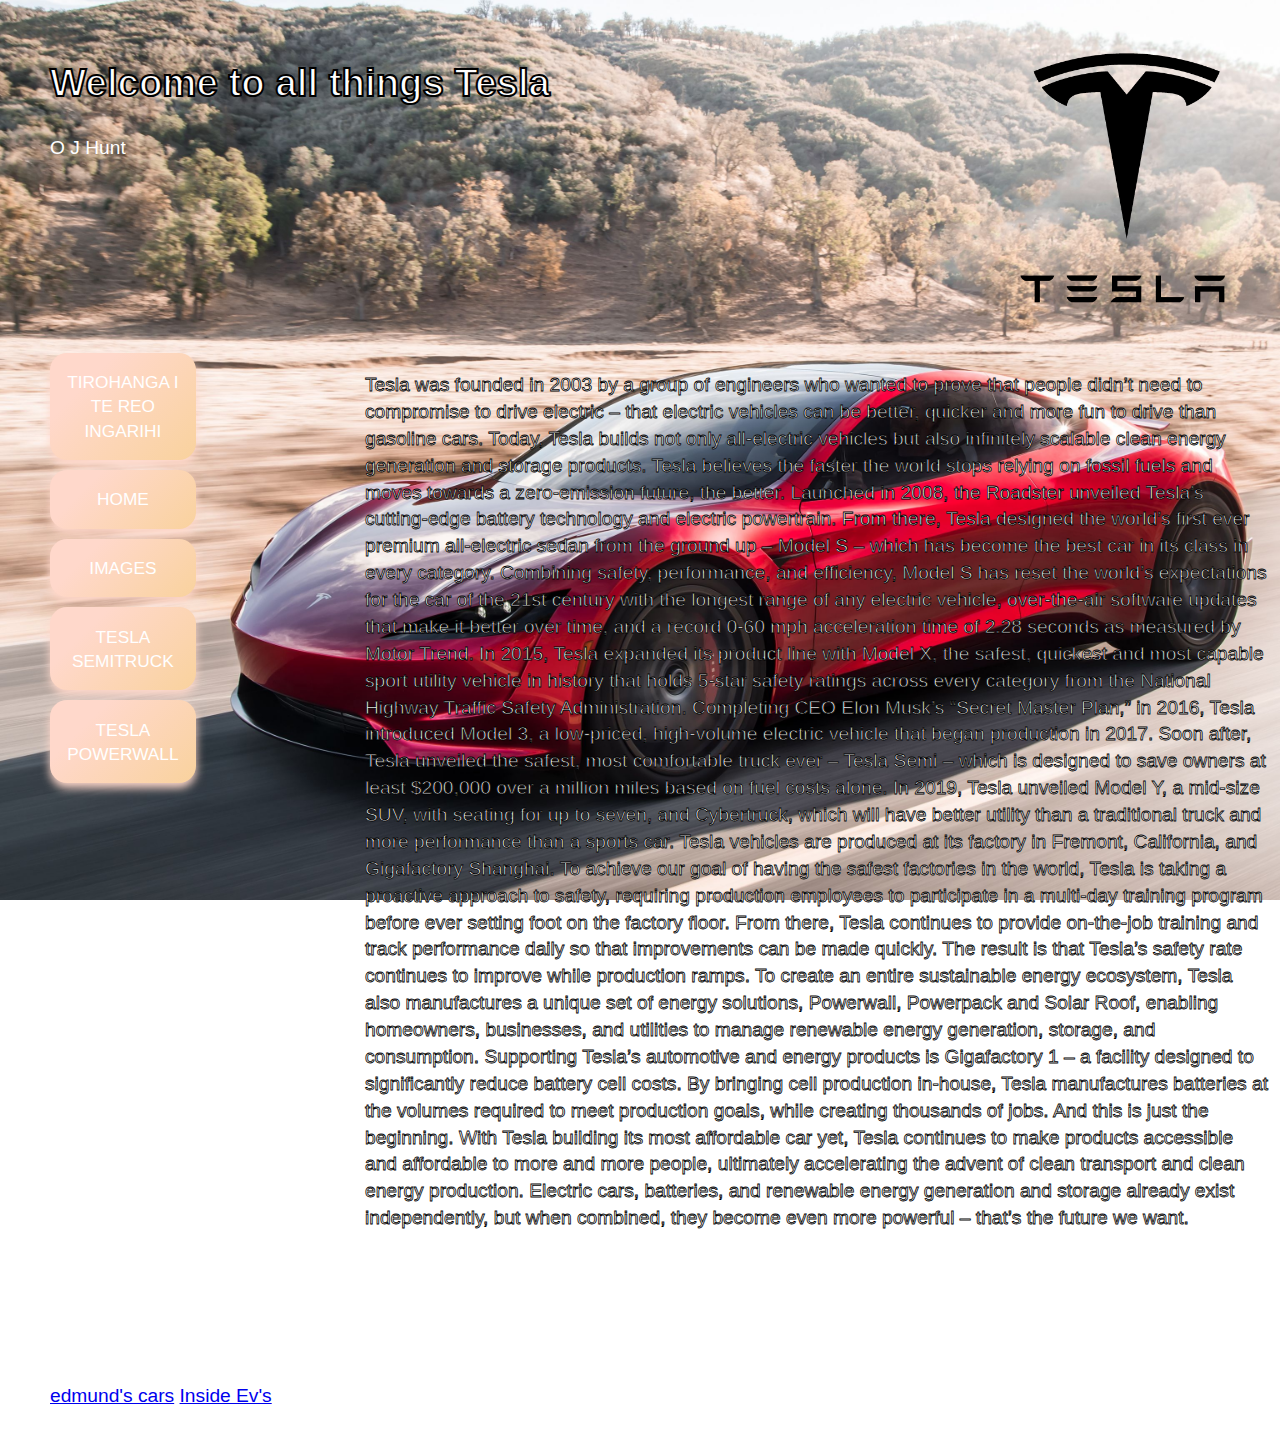
<file: html/index.html>
<!DOCTYPE html>
<html lang="en">
<!--Configuration for the browser-->

<head>
    <meta charset="UTF-8">
    <meta http-equiv="X-UA-Compatible" content="IE=edge">
    <meta name="viewport" content="width=device-width, initial-scale=1.0">
    <title>Home</title>
    <link rel="stylesheet" href="../css/index.css">
</head>
<!--Content goes here-->

<body>
    <div class="wrapper">
        <header>
            <h1>Welcome to all things Tesla</h1>
            <p>O J Hunt</p>
        </header>

        <section>
            <img src="../images/tesla-logo.png" alt="">
        </section>

        <nav class="main-nav">
            <ul>
                <li><a href="../html/Indexm.html">tirohanga i te reo Ingarihi</a></li>                            
                <li><a href="index.html">Home</a></li>
                <li><a href="Images.html">Images</a></li>
                <li><a href="Videos.html">Tesla SemiTruck</a></li>
                <li><a href="Contact.html">Tesla Powerwall</a></li>
            </ul>
        </nav>

        <section class="content">
            <p>Tesla was founded in 2003 by a group of engineers who wanted to prove that people didn’t need to compromise to drive electric – that electric vehicles can be better, quicker and more fun to drive than gasoline cars. Today, Tesla builds not only all-electric vehicles but also infinitely scalable clean energy generation and storage products. Tesla believes the faster the world stops relying on fossil fuels and moves towards a zero-emission future, the better.

                Launched in 2008, the Roadster unveiled Tesla’s cutting-edge battery technology and electric powertrain. From there, Tesla designed the world’s first ever premium all-electric sedan from the ground up – Model S – which has become the best car in its class in every category. Combining safety, performance, and efficiency, Model S has reset the world’s expectations for the car of the 21st century with the longest range of any electric vehicle, over-the-air software updates that make it better over time, and a record 0-60 mph acceleration time of 2.28 seconds as measured by Motor Trend. In 2015, Tesla expanded its product line with Model X, the safest, quickest and most capable sport utility vehicle in history that holds 5-star safety ratings across every category from the National Highway Traffic Safety Administration. Completing CEO Elon Musk’s “Secret Master Plan,” in 2016, Tesla introduced Model 3, a low-priced, high-volume electric vehicle that began production in 2017. Soon after, Tesla unveiled the safest, most comfortable truck ever – Tesla Semi – which is designed to save owners at least $200,000 over a million miles based on fuel costs alone. In 2019, Tesla unveiled Model Y, a mid-size SUV, with seating for up to seven, and Cybertruck, which will have better utility than a traditional truck and more performance than a sports car.
                
                Tesla vehicles are produced at its factory in Fremont, California, and Gigafactory Shanghai. To achieve our goal of having the safest factories in the world, Tesla is taking a proactive approach to safety, requiring production employees to participate in a multi-day training program before ever setting foot on the factory floor. From there, Tesla continues to provide on-the-job training and track performance daily so that improvements can be made quickly. The result is that Tesla’s safety rate continues to improve while production ramps.
                
                To create an entire sustainable energy ecosystem, Tesla also manufactures a unique set of energy solutions, Powerwall, Powerpack and Solar Roof, enabling homeowners, businesses, and utilities to manage renewable energy generation, storage, and consumption. Supporting Tesla’s automotive and energy products is Gigafactory 1 – a facility designed to significantly reduce battery cell costs. By bringing cell production in-house, Tesla manufactures batteries at the volumes required to meet production goals, while creating thousands of jobs.
                
                And this is just the beginning. With Tesla building its most affordable car yet, Tesla continues to make products accessible and affordable to more and more people, ultimately accelerating the advent of clean transport and clean energy production. Electric cars, batteries, and renewable energy generation and storage already exist independently, but when combined, they become even more powerful – that’s the future we want.</p>
        </section>

        <footer>
            <p>O J Hunt &copy; 2022</p>
            <p>Images from</p>
                <u1>
                <a href="https://www.edmunds.com/">edmund's cars</a>
                <a href="https://insideevs.com/news/525765/tesla-semi-payload-comparable-diesel/">Inside Ev's</a>
            </u1>
            
        </footer>
    </div>
</body>
</html>
</file>
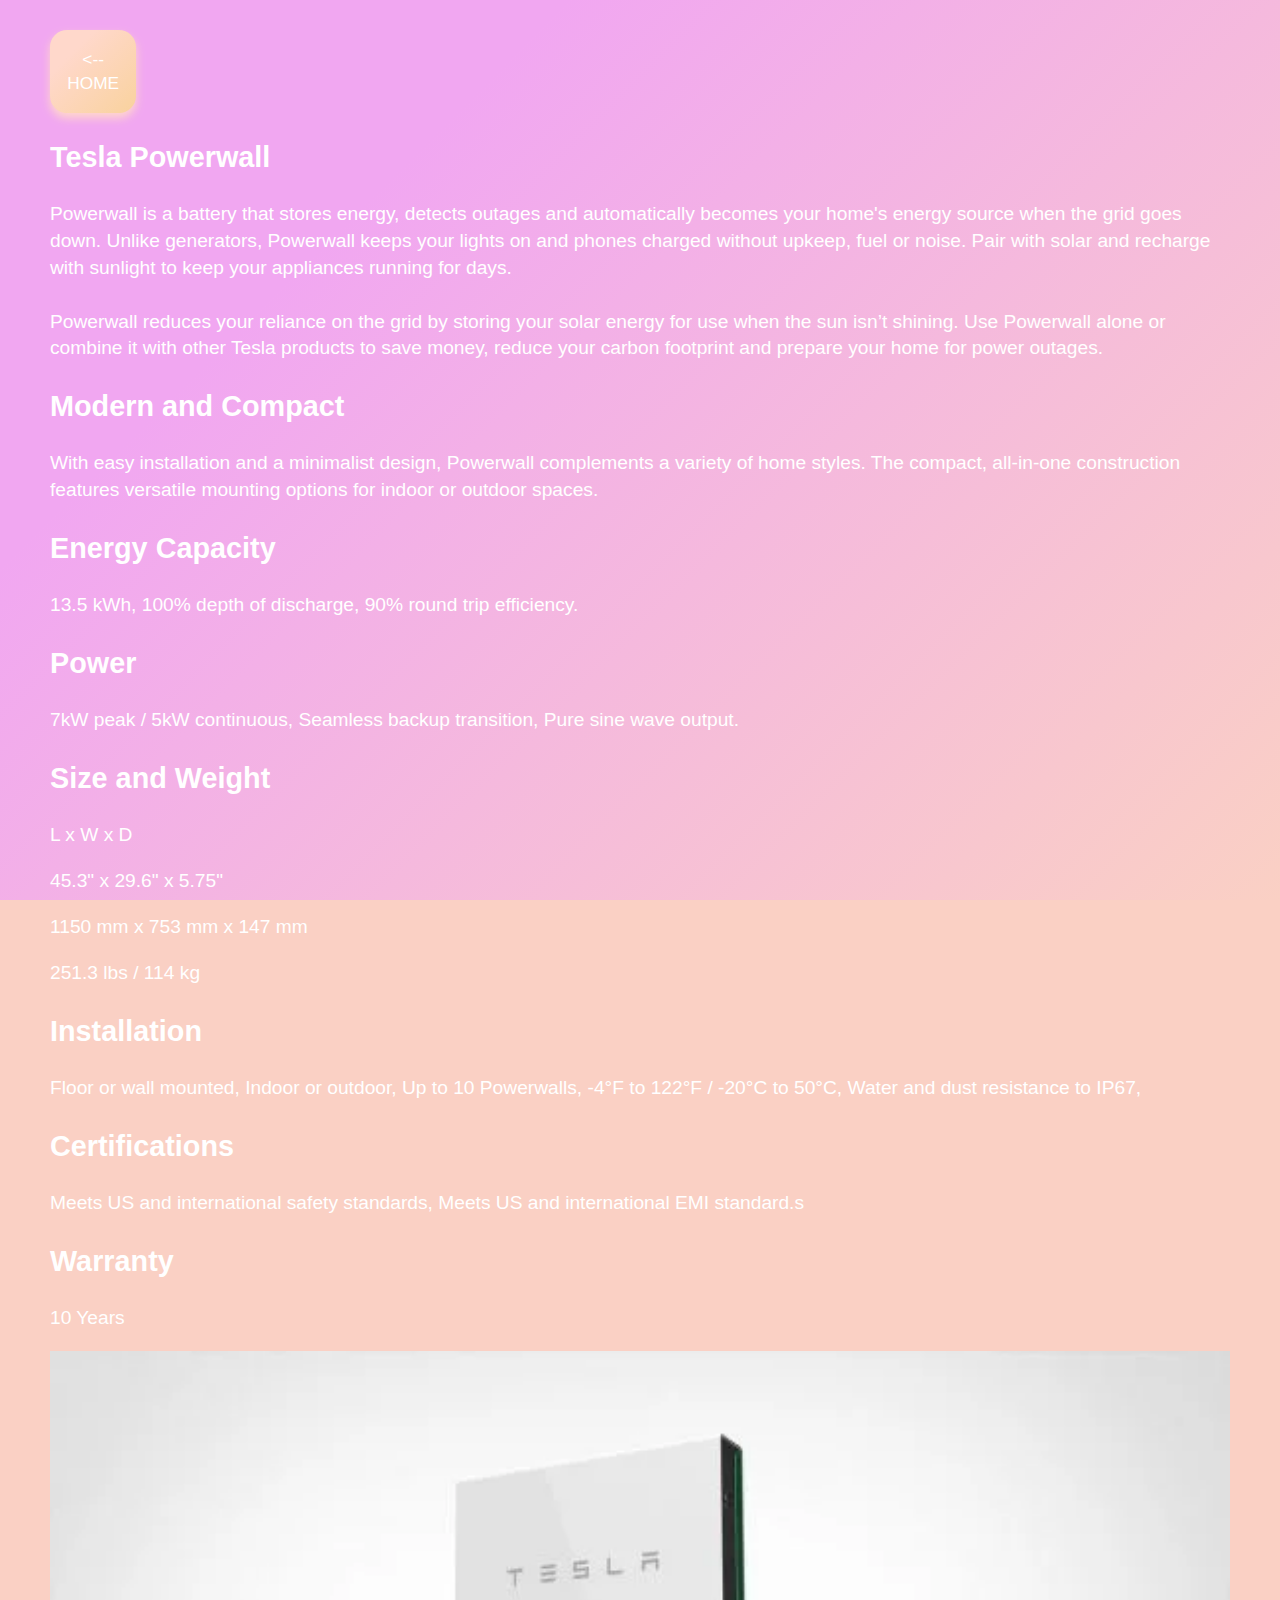
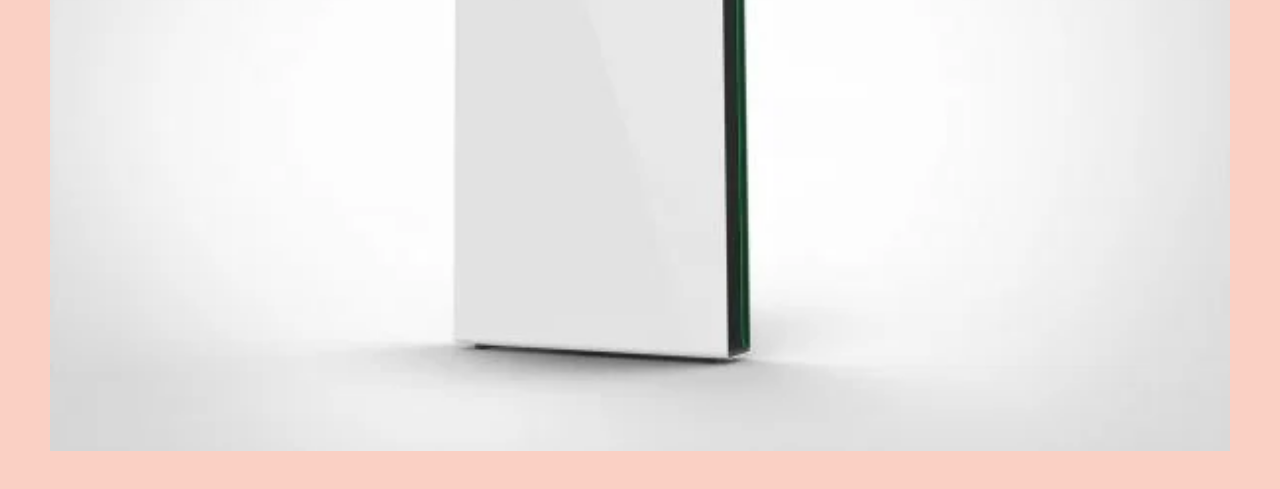
<file: html/Contact.html>
<!DOCTYPE html>
<html lang="en">
<head>
    <meta charset="UTF-8">
    <meta http-equiv="X-UA-Compatible" content="IE=edge">
    <meta name="viewport" content="width=device-width, initial-scale=1.0">
    <title>Tesla Powerwall</title>
    <link rel="stylesheet" href="../css/Contact.css">
</head>
<body>
    <nav class="main-nav">
        <ul>
            <li><a href="../html/index.html"><-- Home</a></li>
        </ul>
    </nav>
    <h2>Tesla Powerwall</h2>
    <p>Powerwall is a battery that stores energy, detects outages and automatically becomes your home's energy source when the grid goes down. Unlike generators, Powerwall keeps your lights on and phones charged without upkeep, fuel or noise. Pair with solar and recharge with sunlight to keep your appliances running for days.
        <br>
        <br>    
    Powerwall reduces your reliance on the grid by storing your solar energy for use when the sun isn’t shining. Use Powerwall alone or combine it with other Tesla products to save money, reduce your carbon footprint and prepare your home for power outages.
    </p>
    <h2>Modern and Compact</h2>
    <p>
        With easy installation and a minimalist design, Powerwall complements a variety of home styles. The compact, all-in-one construction features versatile mounting options for indoor or outdoor spaces.</p>

        <h2>Energy Capacity</h2>
        <p>13.5 kWh,
            100% depth of discharge,
            90% round trip efficiency.
            </p>
        <h2>Power</h2>
        <p>7kW peak / 5kW continuous,
            Seamless backup transition,
            Pure sine wave output.</p>
        <h2>Size and Weight</h2>
        <p>L x W x D</p>
        <p>45.3" x 29.6" x 5.75"</p>
        <p>1150 mm x 753 mm x 147 mm</p>
        <p>251.3 lbs / 114 kg</p>
        <h2>Installation</h2>
        <p>Floor or wall mounted,
            Indoor or outdoor,
            Up to 10 Powerwalls,
            -4°F to 122°F / -20°C to 50°C,
            Water and dust resistance to IP67,</p>
        <h2>Certifications</h2>
        <p>Meets US and international safety standards,
            Meets US and international EMI standard.s</p>
        <h2>Warranty</h2>
        <p>10 Years</p>    

        <img src="../images/Powerwall.jpg" alt="" height="700px" width="1300px">












    </body>
</file>
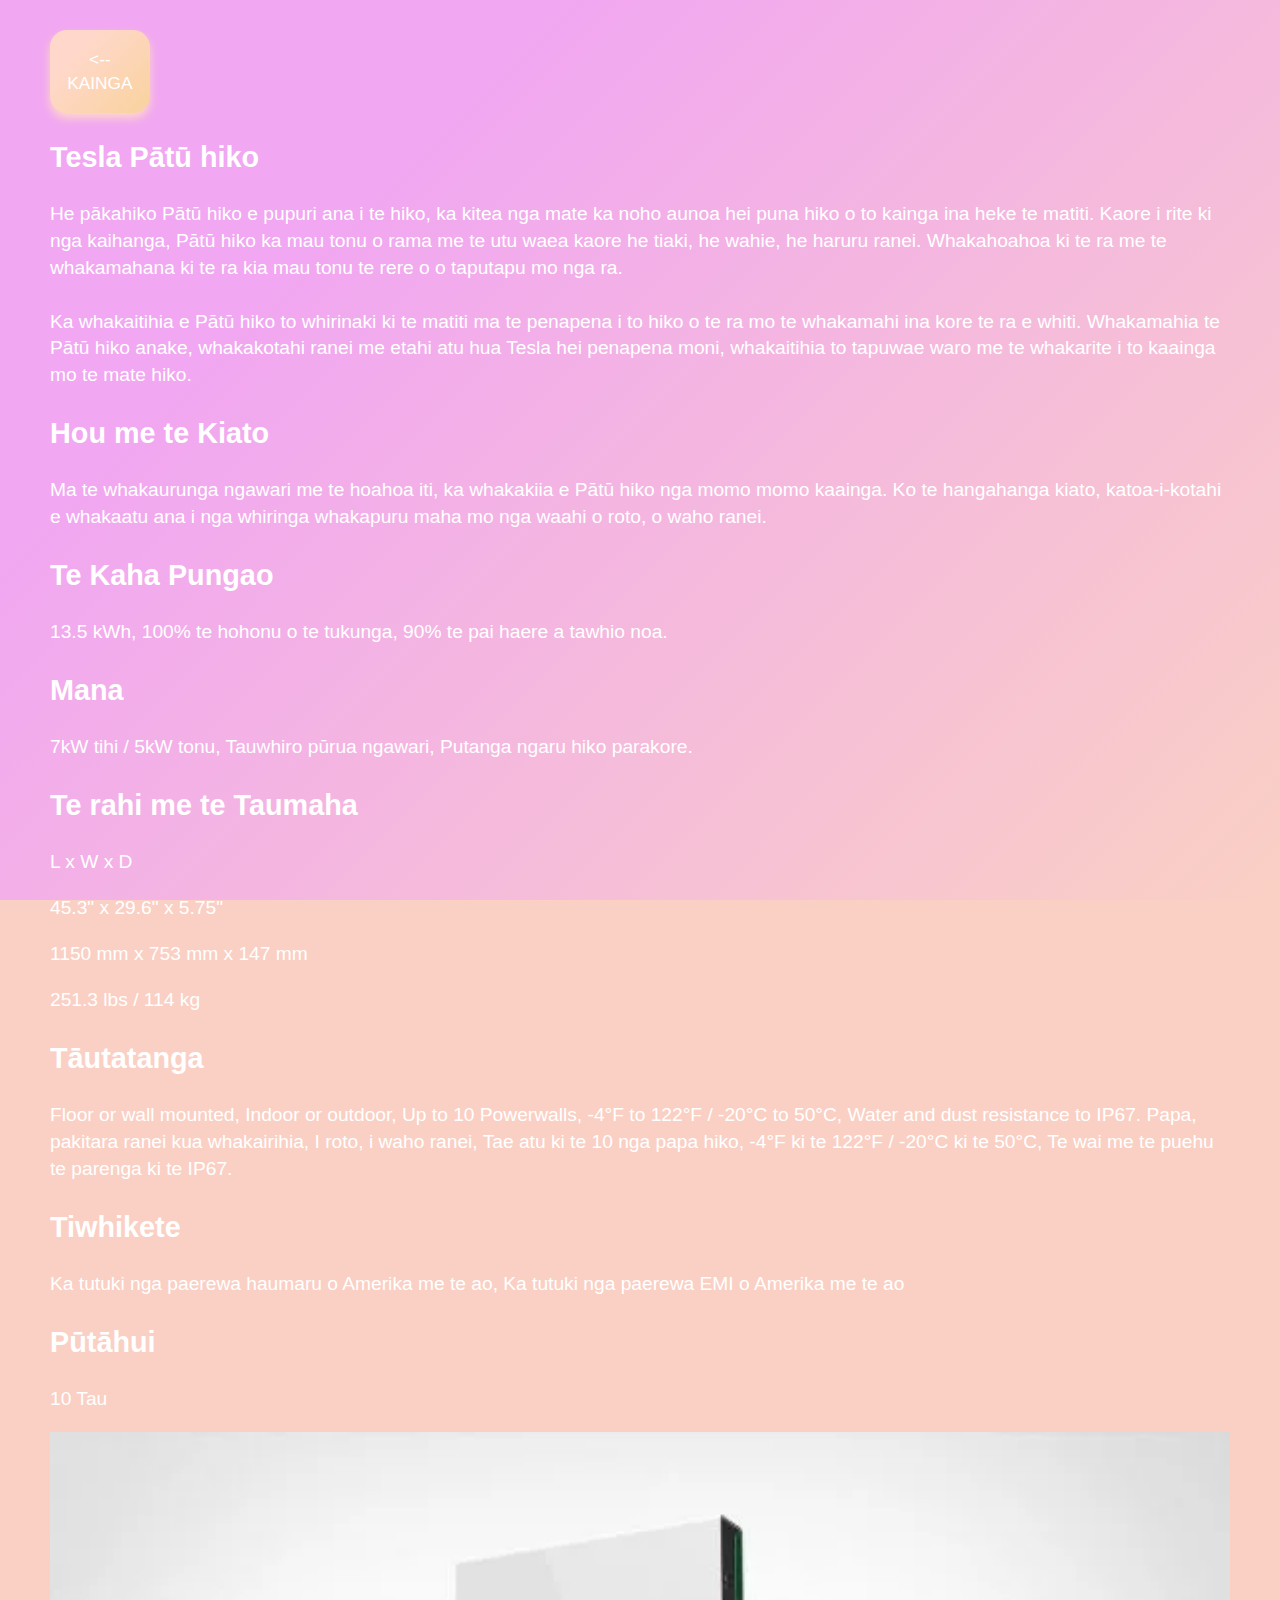
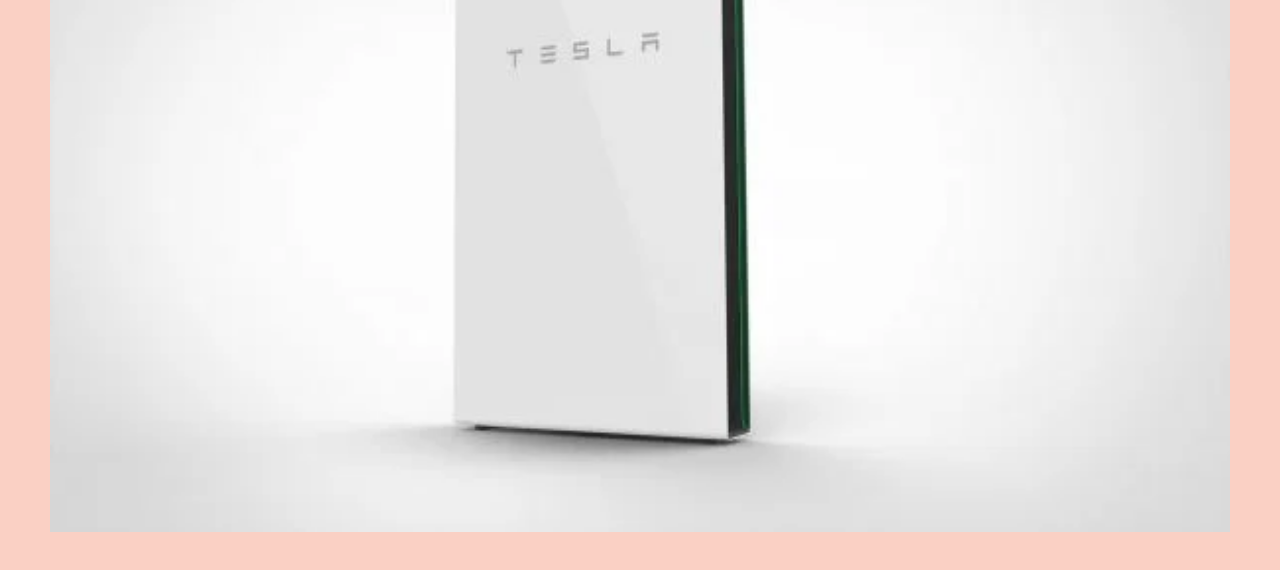
<file: html/Contactm.html>
<!DOCTYPE html>
<html lang="en">
<head>
    <meta charset="UTF-8">
    <meta http-equiv="X-UA-Compatible" content="IE=edge">
    <meta name="viewport" content="width=device-width, initial-scale=1.0">
    <title>Tesla Pātū hiko</title>
    <link rel="stylesheet" href="../css/Contact.css">
</head>
<body>
    <nav class="main-nav">
        <ul>
            <li><a href="../html/index.html"><-- Kainga</a></li>
        </ul>
    </nav> 
    <h2>Tesla Pātū hiko</h2>
    <p>He pākahiko Pātū hiko e pupuri ana i te hiko, ka kitea nga mate ka noho aunoa hei puna hiko o to kainga ina heke te matiti. Kaore i rite ki nga kaihanga, Pātū hiko ka mau tonu o rama me te utu waea kaore he tiaki, he wahie, he haruru ranei. Whakahoahoa ki te ra me te whakamahana ki te ra kia mau tonu te rere o o taputapu mo nga ra.
        <br>
        <br>    
        Ka whakaitihia e Pātū hiko to whirinaki ki te matiti ma te penapena i to hiko o te ra mo te whakamahi ina kore te ra e whiti. Whakamahia te Pātū hiko anake, whakakotahi ranei me etahi atu hua Tesla hei penapena moni, whakaitihia to tapuwae waro me te whakarite i to kaainga mo te mate hiko.
    </p>
    <h2>
        Hou me te Kiato</h2>
    <p>

        Ma te whakaurunga ngawari me te hoahoa iti, ka whakakiia e Pātū hiko nga momo momo kaainga. Ko te hangahanga kiato, katoa-i-kotahi e whakaatu ana i nga whiringa whakapuru maha mo nga waahi o roto, o waho ranei.</p>

        <h2>Te Kaha Pungao</h2>
        <p>13.5 kWh,
            100% te hohonu o te tukunga,
            90% te pai haere a tawhio noa.
            </p>
        <h2>
            Mana</h2>
        <p>7kW tihi / 5kW tonu,
            Tauwhiro pūrua ngawari,
            Putanga ngaru hiko parakore.</p>
        <h2>Te rahi me te Taumaha</h2>
        <p>L x W x D</p>
        <p>45.3" x 29.6" x 5.75"</p>
        <p>1150 mm x 753 mm x 147 mm</p>
        <p>251.3 lbs / 114 kg</p>
        <h2>Tāutatanga</h2>
        <p>
            Floor or wall mounted,
             Indoor or outdoor,
            Up to 10 Powerwalls,
             -4°F to 122°F / -20°C to 50°C,
            Water and dust resistance to IP67.
            Papa, pakitara ranei kua whakairihia,
            I roto, i waho ranei,
            Tae atu ki te 10 nga papa hiko,
            -4°F ki te 122°F / -20°C ki te 50°C,
            Te wai me te puehu te parenga ki te IP67.</p>
        <h2>Tiwhikete</h2>
        <p>
        Ka tutuki nga paerewa haumaru o Amerika me te ao,
        Ka tutuki nga paerewa EMI o Amerika me te ao</p>
        <h2>Pūtāhui</h2>
        <p>10 Tau</p>    

        <img src="../images/Powerwall.jpg" alt="" height="700px" width="1300px">
</file>
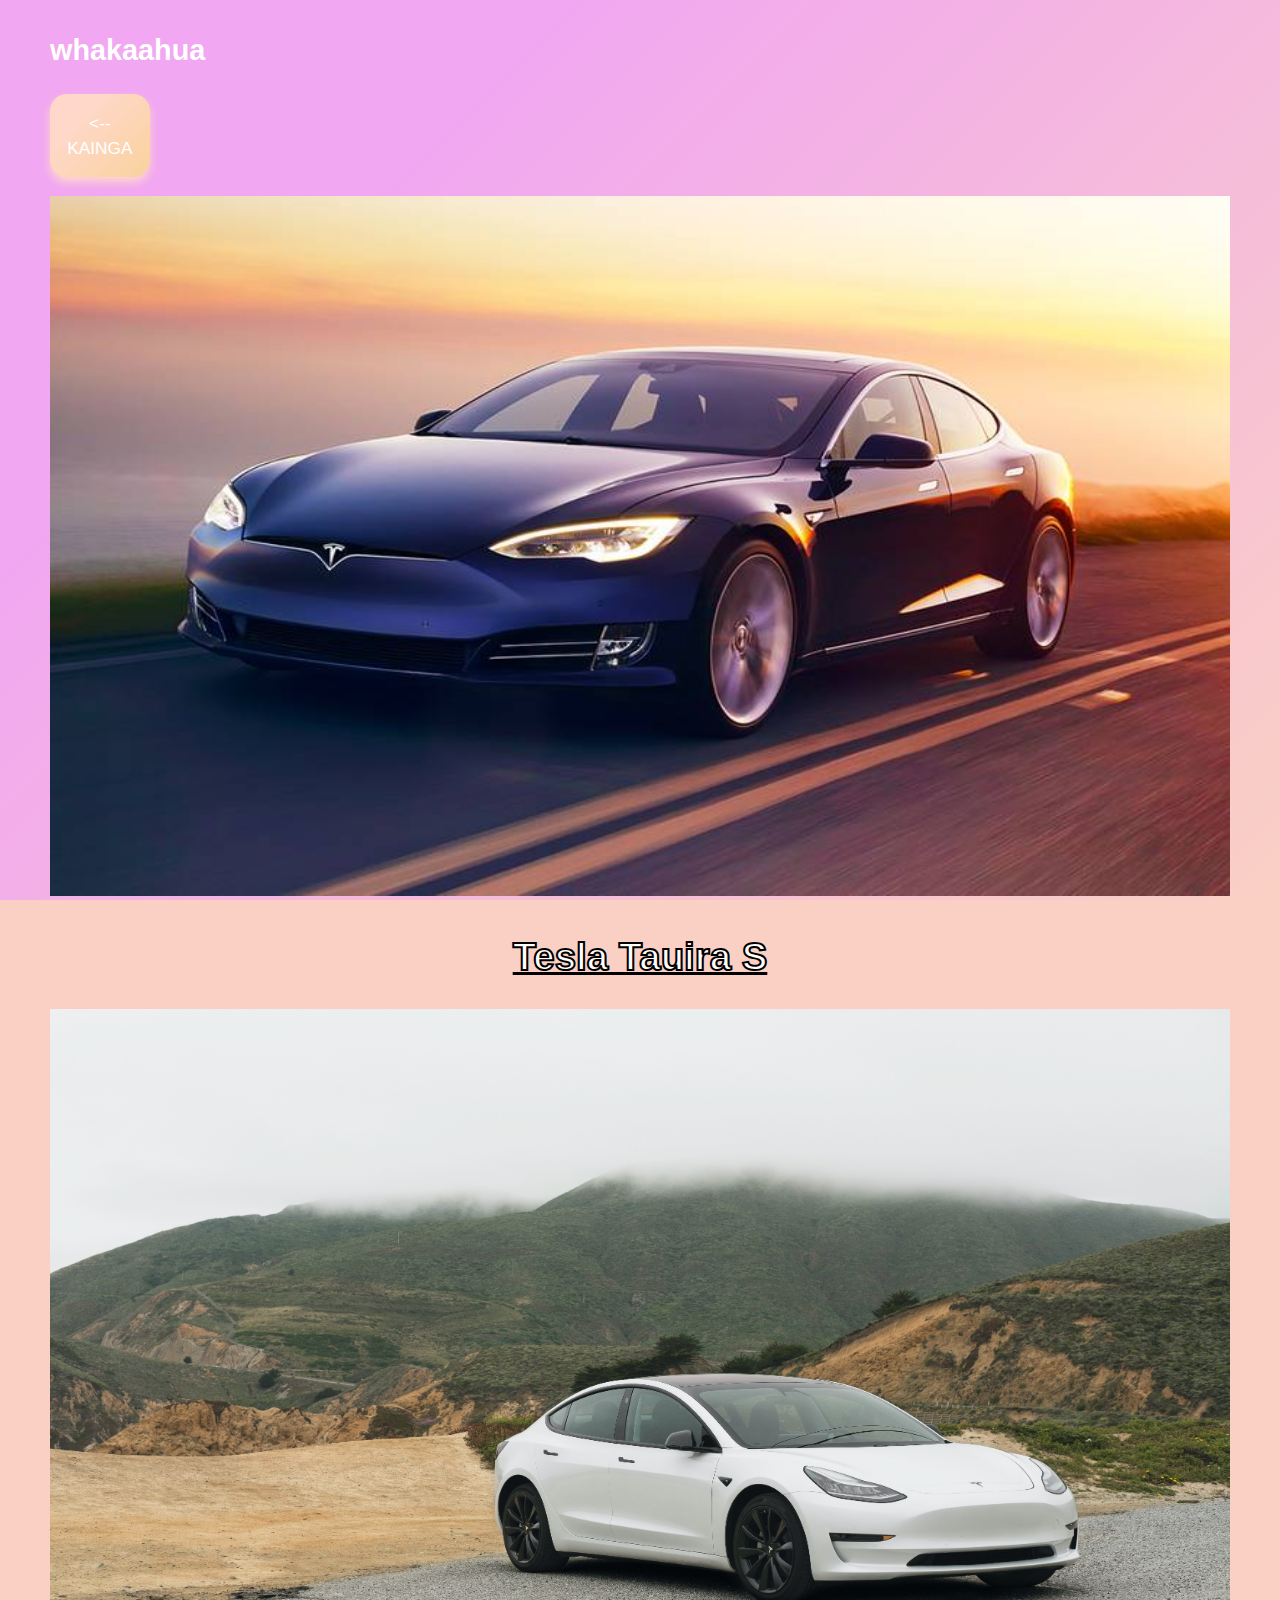
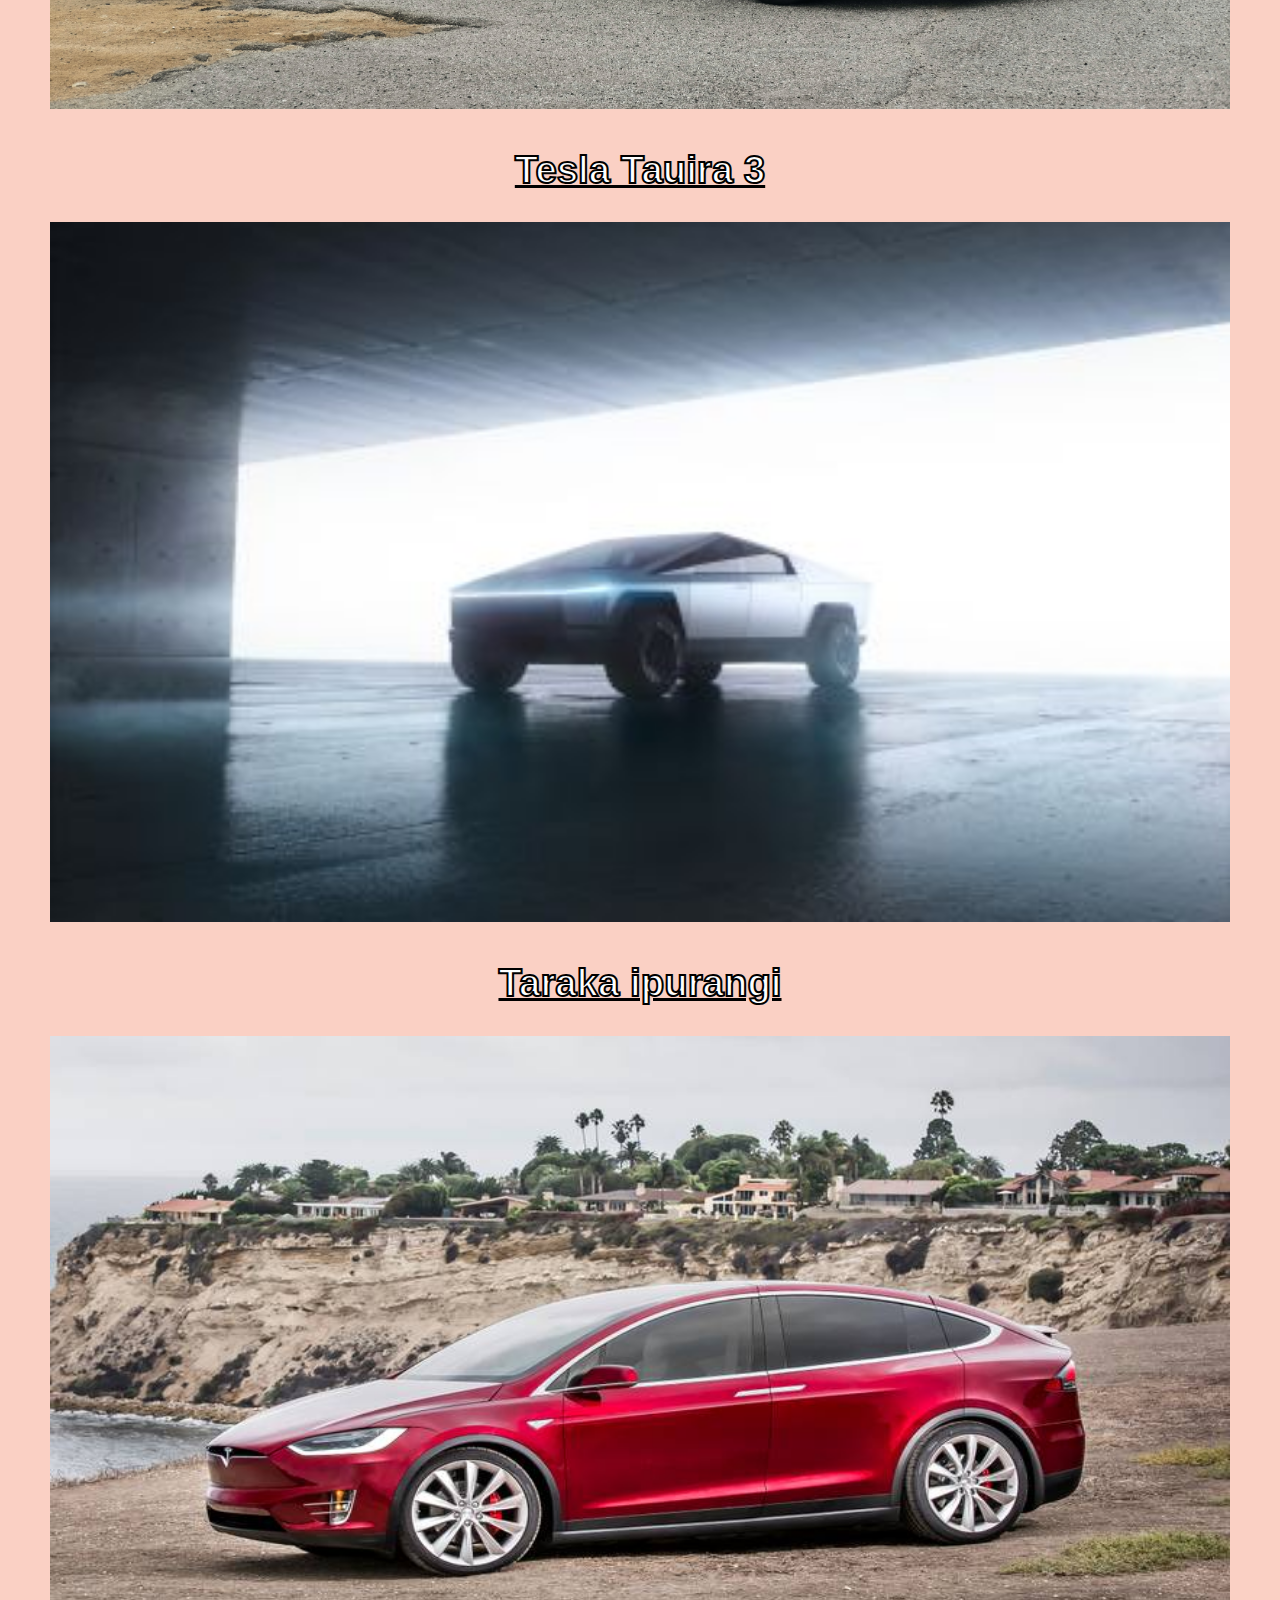
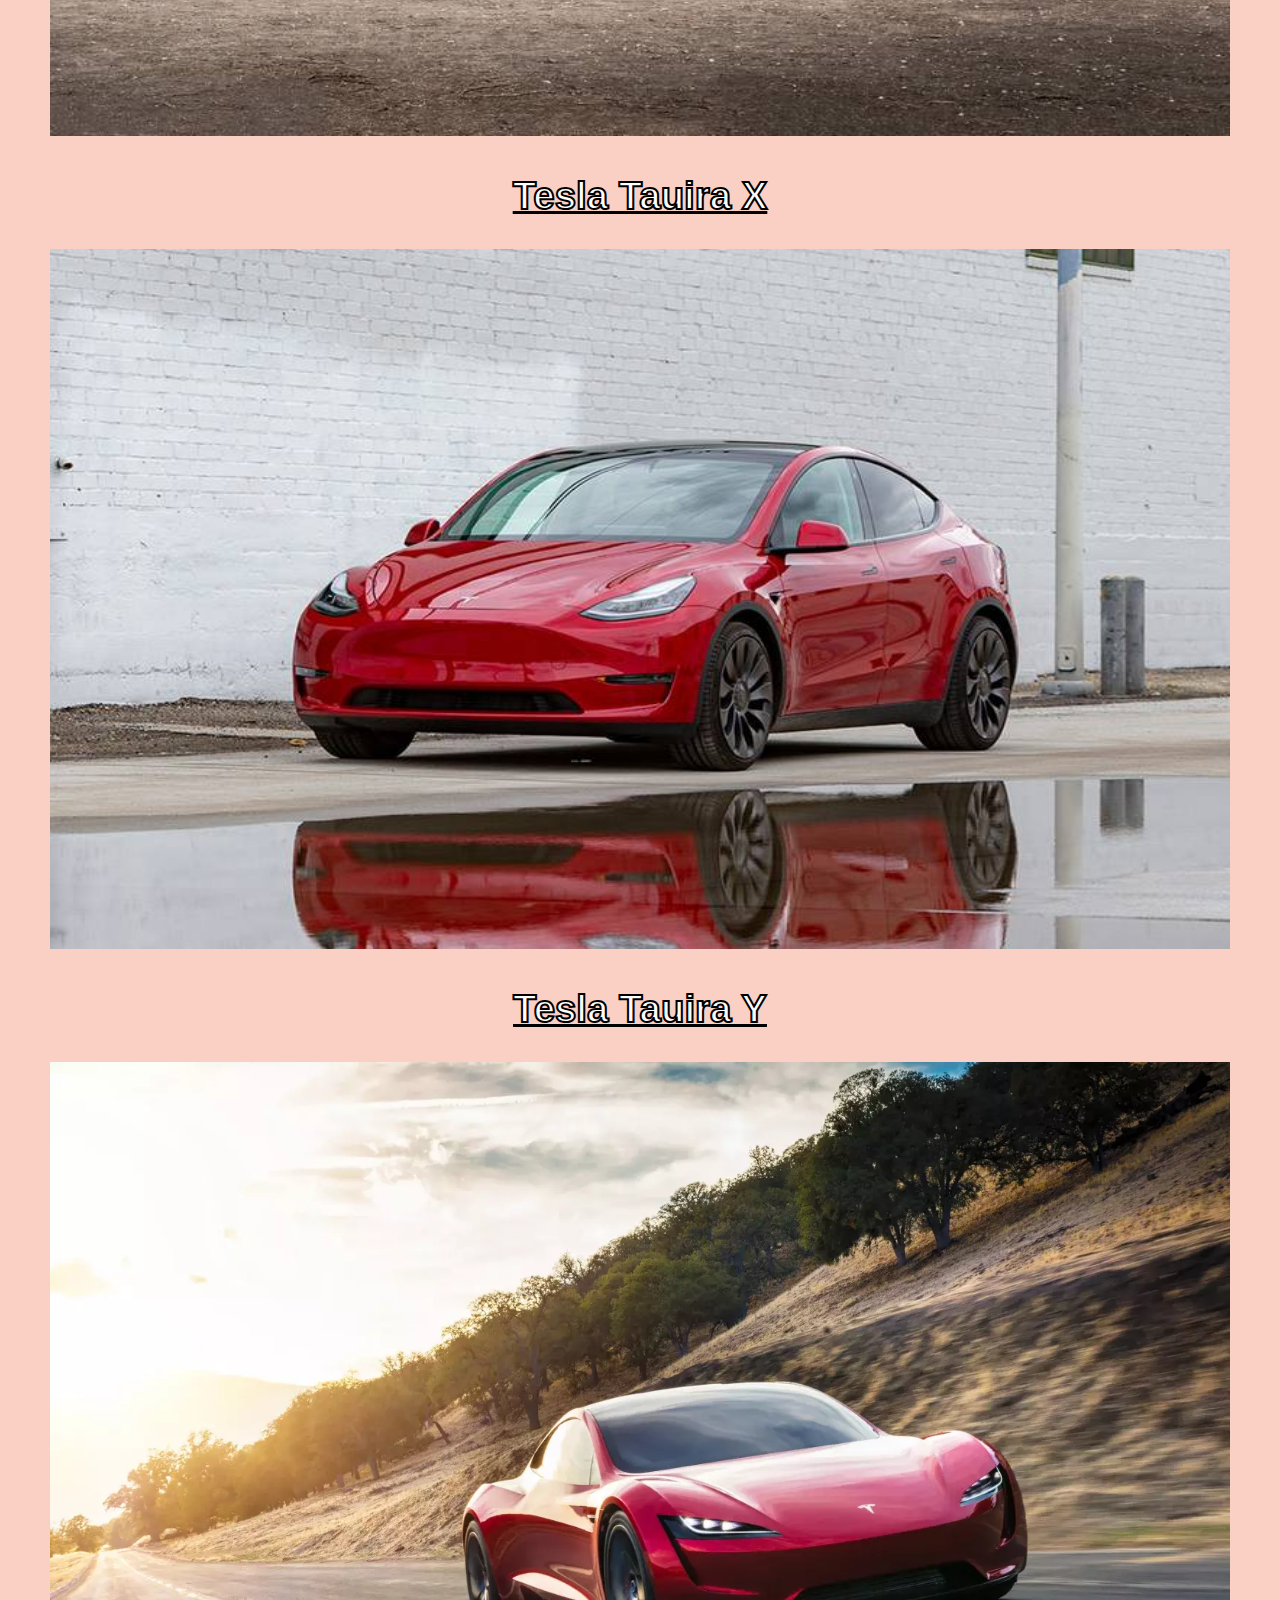
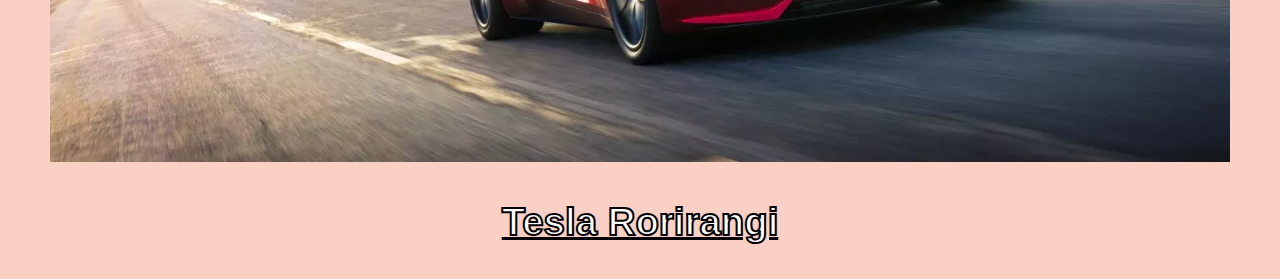
<file: html/Imagesm.html>
<!DOCTYPE html>
<html lang="en">
<head>
    <meta charset="UTF-8">
    <meta http-equiv="X-UA-Compatible" content="IE=edge">
    <meta name="viewport" content="width=device-width, initial-scale=1.0">
    <title>Nau mai ki nga whakaahua</title>
    <link rel="stylesheet" href="../css/Images.css">
</head>
<body>
    <h2>whakaahua</h2>
    <nav class="main-nav">
        <ul>
            <li><a href="../html/index.html"><-- Kainga</a></li>
        </ul>
    </nav>
    <p> 
    <center>
        <img src="../images/Tesla-S.jpg" alt="Bridge" width="1300px" height="700px">
        <h1><u><b>Tesla Tauira S</b></u></h1>
        <img src="../images/Tesla-3.jpg" alt="Bridge" width="1300px" height="700px">
        <h1><u><b>Tesla Tauira 3</b></u></h1>
        <img src="../images/cybertruck.jpg" alt="Bridge" width="1300px" height="700px">
        <h1><u><b>Taraka ipurangi</b></u></h1>
        <img src="../images/Tesla-X.jpg" alt="Bridge" width="1300px" height="700px">
        <h1><u><b>Tesla Tauira X</b></u></h1>
        <img src="../images/Tesla-Y.jpg" alt="Bridge" width="1300px" height="700px">
        <h1><b><u>Tesla Tauira Y </u></b></h1>
        <img src="../images/Tesla-roadster.webp" alt="Bridge" width="1300px" height="700px">
        <h1><b><u>Tesla Rorirangi</u></b></h1>
    
    </center>
    </p>


    
</body>
</html>
</file>
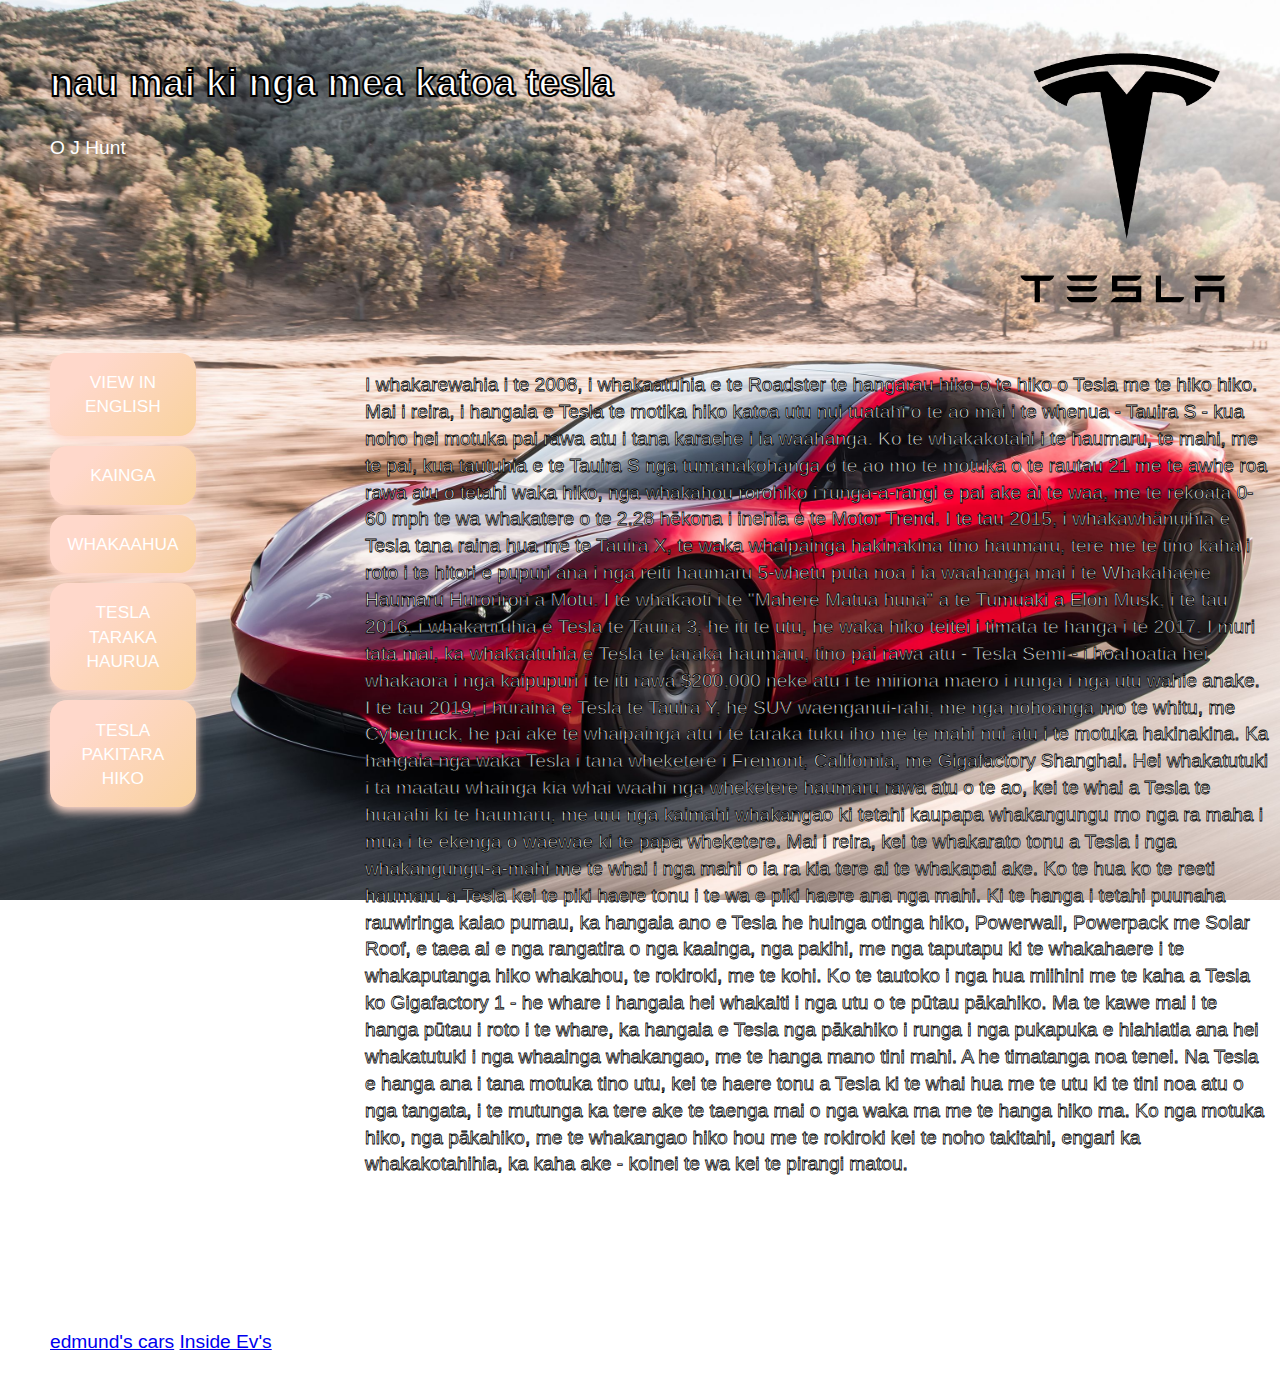
<file: html/Indexm.html>
<!DOCTYPE html>
<html lang="en">
<!--Configuration for the browser-->

<head>
    <meta charset="UTF-8">
    <meta http-equiv="X-UA-Compatible" content="IE=edge">
    <meta name="viewport" content="width=device-width, initial-scale=1.0">
    <title>Kainga</title>
    <link rel="stylesheet" href="../css/index.css">
</head>
<!--Content goes here-->

<body>
    <div class="wrapper">
        <header>
            <h1>
                nau mai ki nga mea katoa tesla</h1>
            <p>O J Hunt</p>
        </header>

        <section>
            <img src="../images/tesla-logo.png" alt="">
        </section>

        <nav class="main-nav">
            <ul>
                <li><a href="../html/index.html">View in English</a></li>
                <li><a href="Indexm.html">kainga</a></li>
                <li><a href="Imagesm.html">whakaahua</a></li>
                <li><a href="Videosm.html">Tesla taraka haurua</a></li>
                <li><a href="Contactm.html">Tesla pakitara hiko </a></li>
            </ul>
        </nav>

        <section class="content">
            <p>  I whakarewahia i te 2008, i whakaatuhia e te Roadster te hangarau hiko o te hiko o Tesla me te hiko hiko. Mai i reira, i hangaia e Tesla te motika hiko katoa utu nui tuatahi o te ao mai i te whenua - Tauira S - kua noho hei motuka pai rawa atu i tana karaehe i ia waahanga. Ko te whakakotahi i te haumaru, te mahi, me te pai, kua tautuhia e te Tauira S nga tumanakohanga o te ao mo te motuka o te rautau 21 me te awhe roa rawa atu o tetahi waka hiko, nga whakahou rorohiko i runga-a-rangi e pai ake ai te waa, me te rekoata 0- 60 mph te wa whakatere o te 2.28 hēkona i inehia e te Motor Trend. I te tau 2015, i whakawhänuihia e Tesla tana raina hua me te Tauira X, te waka whaipainga hakinakina tino haumaru, tere me te tino kaha i roto i te hitori e pupuri ana i nga reiti haumaru 5-whetu puta noa i ia waahanga mai i te Whakahaere Haumaru Hurorirori a Motu. I te whakaoti i te "Mahere Matua huna" a te Tumuaki a Elon Musk, i te tau 2016, i whakauruhia e Tesla te Tauira 3, he iti te utu, he waka hiko teitei i timata te hanga i te 2017. I muri tata mai, ka whakaatuhia e Tesla te taraka haumaru, tino pai rawa atu - Tesla Semi - i hoahoatia hei whakaora i nga kaipupuri i te iti rawa $200,000 neke atu i te miriona maero i runga i nga utu wahie anake. I te tau 2019, i huraina e Tesla te Tauira Y, he SUV waenganui-rahi, me nga nohoanga mo te whitu, me Cybertruck, he pai ake te whaipainga atu i te taraka tuku iho me te mahi nui atu i te motuka hakinakina.

                Ka hangaia nga waka Tesla i tana wheketere i Fremont, California, me Gigafactory Shanghai. Hei whakatutuki i ta maatau whainga kia whai waahi nga wheketere haumaru rawa atu o te ao, kei te whai a Tesla te huarahi ki te haumaru, me uru nga kaimahi whakangao ki tetahi kaupapa whakangungu mo nga ra maha i mua i te ekenga o waewae ki te papa wheketere. Mai i reira, kei te whakarato tonu a Tesla i nga whakangungu-a-mahi me te whai i nga mahi o ia ra kia tere ai te whakapai ake. Ko te hua ko te reeti haumaru a Tesla kei te piki haere tonu i te wa e piki haere ana nga mahi.
                
                Ki te hanga i tetahi puunaha rauwiringa kaiao pumau, ka hangaia ano e Tesla he huinga otinga hiko, Powerwall, Powerpack me Solar Roof, e taea ai e nga rangatira o nga kaainga, nga pakihi, me nga taputapu ki te whakahaere i te whakaputanga hiko whakahou, te rokiroki, me te kohi. Ko te tautoko i nga hua miihini me te kaha a Tesla ko Gigafactory 1 - he whare i hangaia hei whakaiti i nga utu o te pūtau pākahiko. Ma te kawe mai i te hanga pūtau i roto i te whare, ka hangaia e Tesla nga pākahiko i runga i nga pukapuka e hiahiatia ana hei whakatutuki i nga whaainga whakangao, me te hanga mano tini mahi.
                
                A he timatanga noa tenei. Na Tesla e hanga ana i tana motuka tino utu, kei te haere tonu a Tesla ki te whai hua me te utu ki te tini noa atu o nga tangata, i te mutunga ka tere ake te taenga mai o nga waka ma me te hanga hiko ma. Ko nga motuka hiko, nga pākahiko, me te whakangao hiko hou me te rokiroki kei te noho takitahi, engari ka whakakotahihia, ka kaha ake - koinei te wa kei te pirangi matou.</p>
        </section>

        <footer>
            <p>O J Hunt &copy; 2022</p>
            <p>Whakaahua mai</p>
                <u1>
                <a href="https://www.edmunds.com/">edmund's cars</a>
                <a href="https://insideevs.com/news/525765/tesla-semi-payload-comparable-diesel/">Inside Ev's</a>
            </u1>
            
        </footer>
    </div>
</body>
</html>
</file>
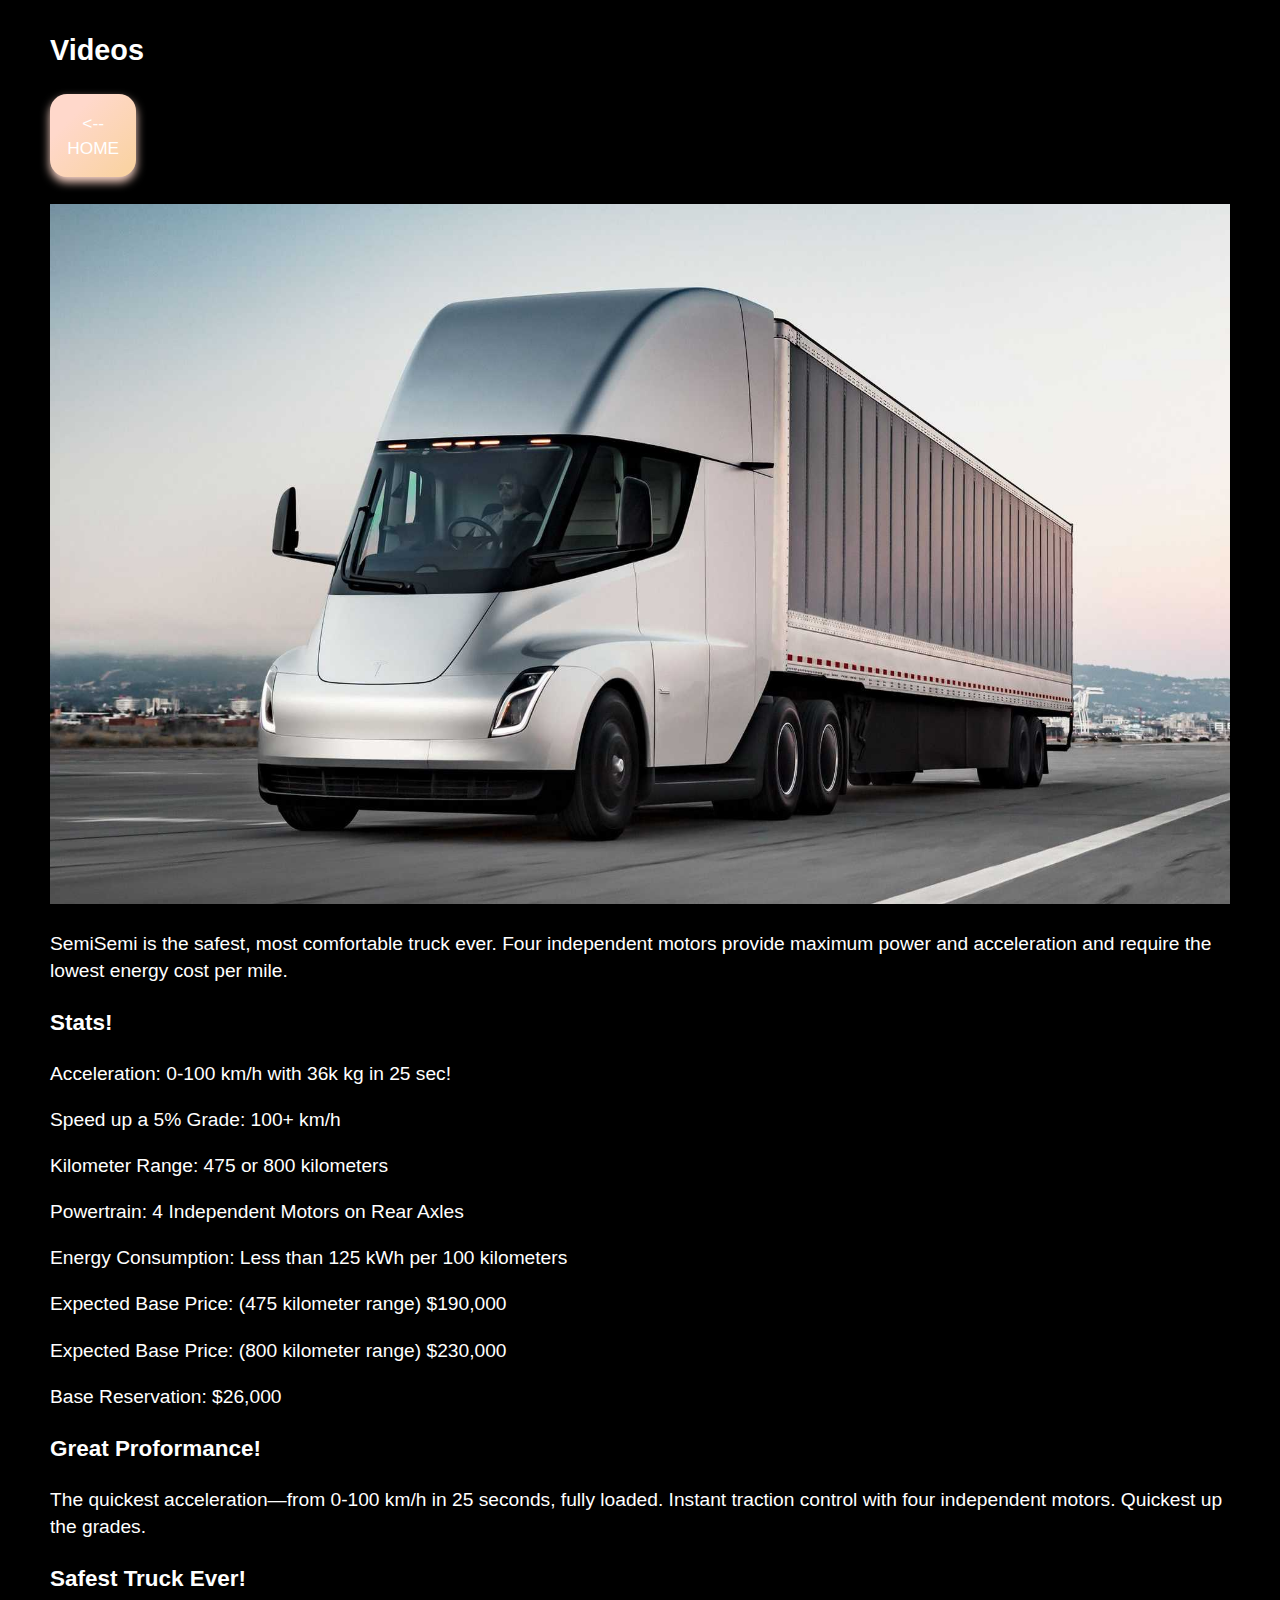
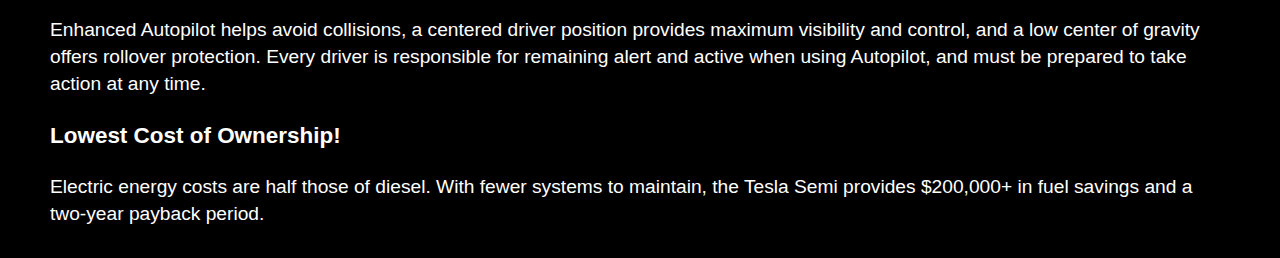
<file: html/Videos.html>
<!DOCTYPE html>
<html lang="en">
<head>
    <meta charset="UTF-8">
    <meta http-equiv="X-UA-Compatible" content="IE=edge">
    <meta name="viewport" content="width=device-width, initial-scale=1.0">
    <title>Tesla SemiTruck</title>
    <link rel="stylesheet" href="../css/Videos.css">
</head>
<h2>Videos</h2>
<body>
    <nav class="main-nav">
        <ul>
            <li><a href="../html/index.html"><-- Home</a></li>
        </ul>
    </nav>
    <br>
    <img src="../images/tesla-semi.jpg" alt="SemiTruck" height="700px" width="1300px"> 
    <p>Semi
        ​Semi is the safest, most comfortable truck ever. Four independent motors provide maximum power and acceleration and require the lowest energy cost per mile.
        <h3>Stats!</h3>
        <p>Acceleration: 0-100 km/h with 36k kg in 25 sec!</p>
        <p>Speed up a 5% Grade: 100+ km/h</p>
        <p>Kilometer Range: 475 or 800 kilometers</p>
        <p>Powertrain: 4 Independent Motors on Rear Axles</p>
        <p>Energy Consumption: Less than 125 kWh per 100 kilometers</p>
        <p>Expected Base Price:
            (475 kilometer range)
            $190,000</p>
        <p>Expected Base Price:
            (800 kilometer range)
            $230,000</p>
        <p>Base Reservation:
            $26,000</p>
        <h3> Great Proformance!</h3>
        The quickest acceleration—from 0-100 km/h in 25 seconds, fully loaded. Instant traction control with four independent motors. Quickest up the grades.
        <h3>Safest Truck Ever!</h3>
        Enhanced Autopilot helps avoid collisions, a centered driver position provides maximum visibility and control, and a low center of gravity offers rollover protection. Every driver is responsible for remaining alert and active when using Autopilot, and must be prepared to take action at any time.
        <h3>Lowest Cost of Ownership!</h3>
        Electric energy costs are half those of diesel. With fewer systems to maintain, the Tesla Semi provides $200,000+ in fuel savings and a two-year payback period.

</p>

</body>
</html>

 <!--<div class="name">
    <a href="index.html" target="_blank">View in english</a>
</div>-->
</file>
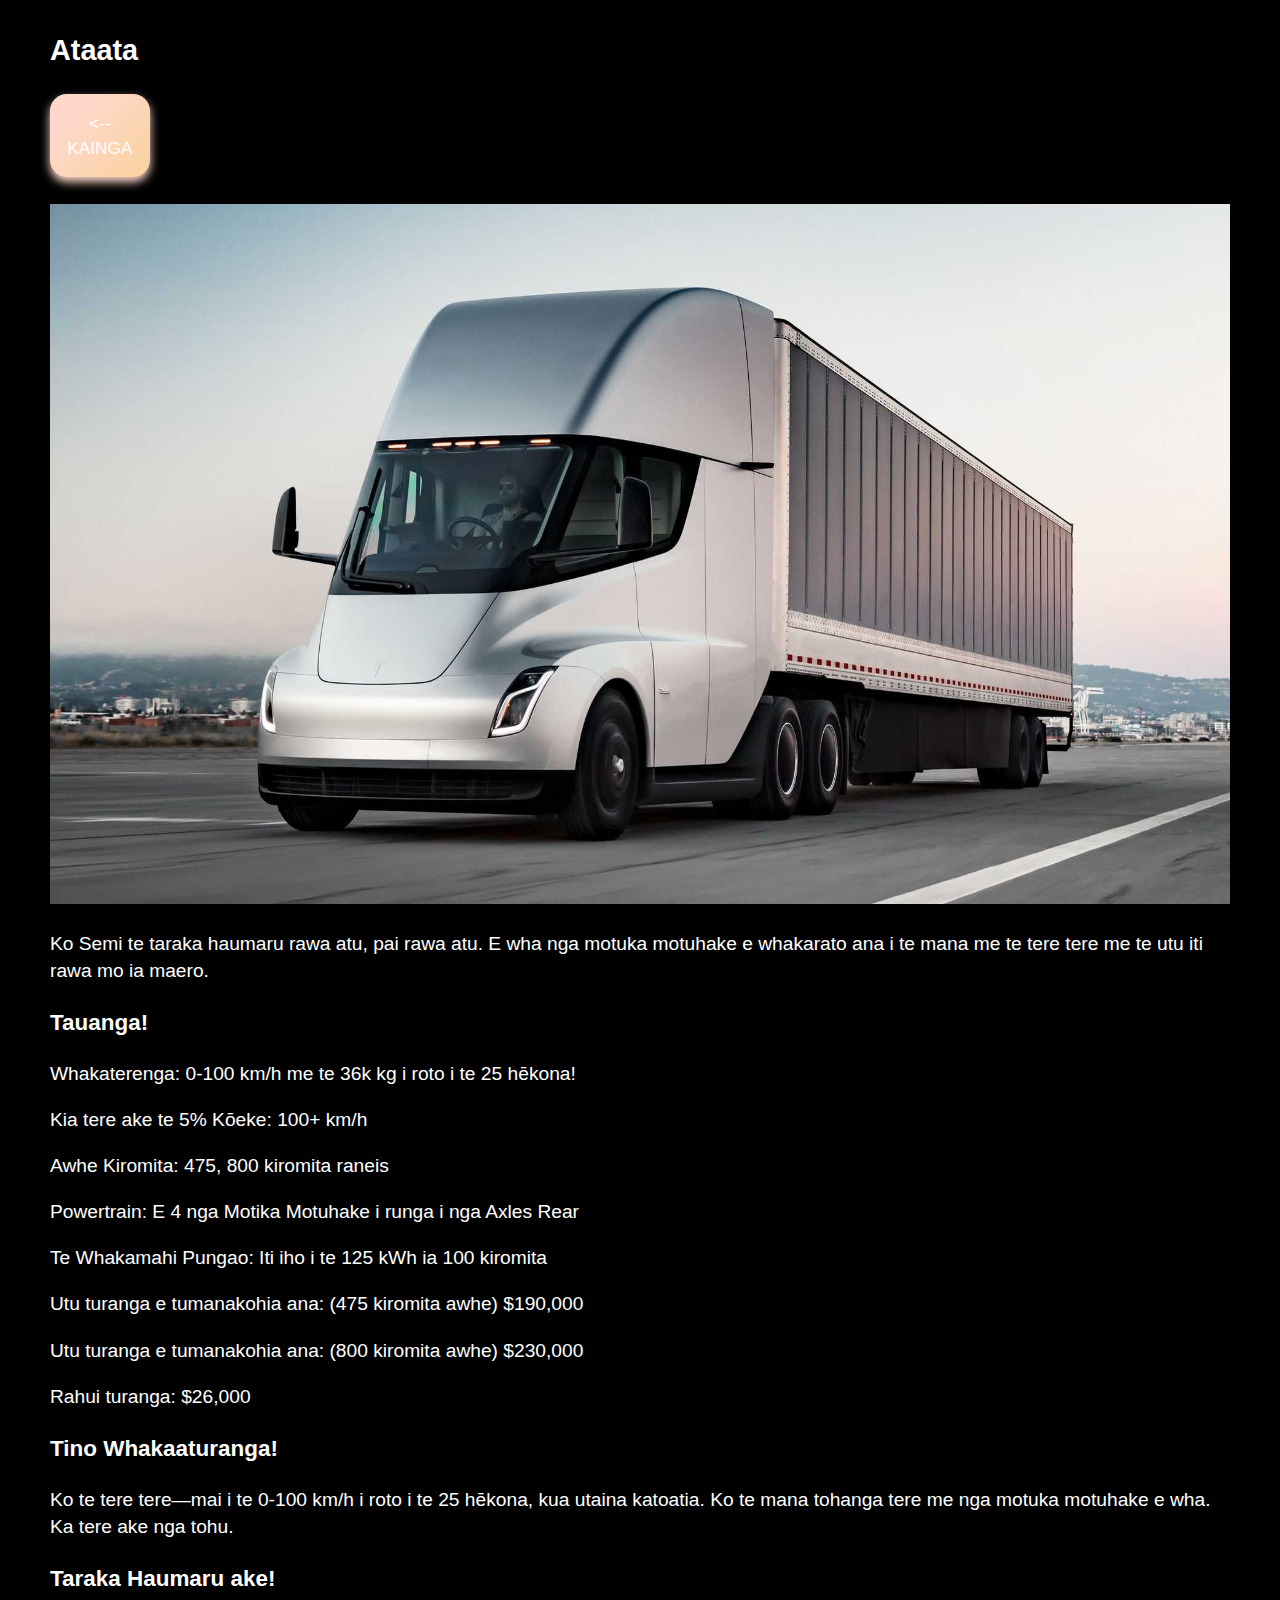
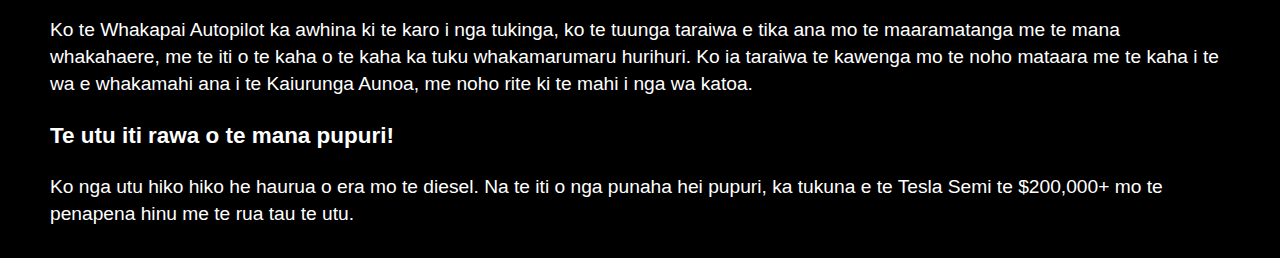
<file: html/Videosm.html>
<!DOCTYPE html>
<html lang="en">
<head>
    <meta charset="UTF-8">
    <meta http-equiv="X-UA-Compatible" content="IE=edge">
    <meta name="viewport" content="width=device-width, initial-scale=1.0">
    <title>Tesla Taraka</title>
    <link rel="stylesheet" href="../css/Videos.css">
</head>
<h2>Ataata</h2>
<body>
    <nav class="main-nav">
        <ul>
            <li><a href="../html/Indexm.html"><--Kainga</a></li>
        </ul>
    </nav>
    <br>
    <img src="../images/tesla-semi.jpg" alt="SemiTruck" height="700px" width="1300px"> 
    <p>
    </p>
    Ko Semi te taraka haumaru rawa atu, pai rawa atu. E wha nga motuka motuhake e whakarato ana i te mana me te tere tere me te utu iti rawa mo ia maero.</p>
        <h3>Tauanga!</h3>
        <p>Whakaterenga: 0-100 km/h me te 36k kg i roto i te 25 hēkona!</p>
        <p>Kia tere ake te 5% Kōeke: 100+ km/h</p>
        <p> Awhe Kiromita: 475, 800 kiromita raneis</p>
        <p>Powertrain: E 4 nga Motika Motuhake i runga i nga Axles Rear</p>
        <p>Te Whakamahi Pungao: Iti iho i te 125 kWh ia 100 kiromita</p>
        <p>Utu turanga e tumanakohia ana: (475 kiromita awhe) $190,000</p>
        <p>
            Utu turanga e tumanakohia ana: (800 kiromita awhe) $230,000</p>
        <p>
            Rahui turanga: $26,000</p>
        <h3>Tino Whakaaturanga!</h3>
        Ko te tere tere—mai i te 0-100 km/h i roto i te 25 hēkona, kua utaina katoatia. Ko te mana tohanga tere me nga motuka motuhake e wha. Ka tere ake nga tohu.
        <h3>Taraka Haumaru ake!</h3>
        Ko te Whakapai Autopilot ka awhina ki te karo i nga tukinga, ko te tuunga taraiwa e tika ana mo te maaramatanga me te mana whakahaere, me te iti o te kaha o te kaha ka tuku whakamarumaru hurihuri. Ko ia taraiwa te kawenga mo te noho mataara me te kaha i te wa e whakamahi ana i te Kaiurunga Aunoa, me noho rite ki te mahi i nga wa katoa.
        <h3>Te utu iti rawa o te mana pupuri!</h3>
        Ko nga utu hiko hiko he haurua o era mo te diesel. Na te iti o nga punaha hei pupuri, ka tukuna e te Tesla Semi te $200,000+ mo te penapena hinu me te rua tau te utu.

</p>

</body>
</html>
</file>
<file: css/index.css>
@charset "UTF-8";
 
/* CSS Variable*/
 
:root {
    --primary: #ddd;
    --dark: #333;
    --light: #fff;
    --shadow: 0 5px 10px #ffd8cb;
 
}
 
.wrapper {
    display: grid;
    grid-template-columns: 25% 50% 25%;
    gap: 20px
}
 
header {
    grid-column-start: span 2;
}
 
.content {
    grid-column-start: span 2;
    -webkit-text-stroke: 0.8px black;
}
 
img {
    max-width: 100%;
}
 
html {
    box-sizing: border-box;
    font-family: Arial, Helvetica, sans-serif;
    color:white;
    font-size:larger;
}
 
 
body {
    background: url('../images/Tesla.jpg') no-repeat;
    background-size: cover;
    background-position: center;
    background-attachment: fixed;
    margin: 30px 50px;
    line-height: 1.4;
}
 
.main-nav ul {
    display: grid;
    gap: 10px;
    list-style-type: none;
    margin: 0;
    padding: 0;
    width: 60px;
 
 
 
}

 
.main-nav a {
    background-color: #f9d29d;
    background-image: linear-gradient(315deg, #f9d29d 0%, #ffd8cb 74%);
    border-radius: 17px 17px 17px 17px;
 
 
    display: block;
    text-decoration: none;
    padding: 0.9rem;
    text-align: center;
    color: var(--dark);
    text-transform: uppercase;
    font-size: 0.9rem;
    box-shadow: var(--shadow);
    color: white;
 
 
    /*border-radius: 50%;*/
}
 
.main-nav a:hover {
    background-color: #f6f0c4;
    background-image: linear-gradient(315deg, #f6f0c4 0%, #d99ec9 74%);
 
}
h1{
-webkit-text-stroke: 2px black;
}
 
.grid-container {
    display: grid;
    grid-template-columns: 1fr 1fr 1fr;
    grid-template-rows: 1fr 3fr 3fr 1fr;
    grid-template-areas: "grid-head grid-head grid-logo" "grid-main grid-main grid-main" "grid-main grid-main grid-main" "grid-footer grid-footer grid-footer";
    height: 100vh;
    margin: 1em;    
}
 
section.grid-head {
    grid-area: grid-head;
 
    border-radius: 25px 25px 0px 0px;
}
 
section.grid-main {
    grid-area: grid-main;
    background: black;
}
 
section.grid-footer {
    grid-area: grid-footer;
    
}
section.grid-logo {
    grid-area: grid-logo;
 
}
</file>
<file: css/Contact.css>
@charset "UTF-8";
 
/* CSS Variable*/
 
:root {
    --primary: #ddd;
    --dark: #333;
    --light: #fff;
    --shadow: 0 5px 10px #ffd8cb;
 
}
 
.wrapper {
    display: grid;
    grid-template-columns: 25% 50% 25%;
    gap: 20px
}
 
header {
    grid-column-start: span 2;
}
 
.content {
    grid-column-start: span 2;
    -webkit-text-stroke: 0.8px black;
}
 
img {
    max-width: 100%;
}
 
html {
    box-sizing: border-box;
    font-family: Arial, Helvetica, sans-serif;
    color:white;
    font-size:larger;
}
 
 
body {
     background-color: #fad0c4;
    background-image: linear-gradient(315deg, #fad0c4 0%, #f1a7f1 74%);
    background-position: center;
    background-attachment: fixed;
    margin: 30px 50px;
    line-height: 1.4;
}




.main-nav ul {
    display: grid;
    gap: 10px;
    list-style-type: none;
    margin: 0;
    padding: 0;
    width: 60px;
 
 
}
 
.main-nav a {
    background-color: #f9d29d;
    background-image: linear-gradient(315deg, #f9d29d 0%, #ffd8cb 74%);
    border-radius: 17px 17px 17px 17px;
 
 
    display: block;
    text-decoration: none;
    padding: 0.9rem;
    text-align: center;
    color: var(--dark);
    text-transform: uppercase;
    font-size: 0.9rem;
    box-shadow: var(--shadow);
    color: white;
 
 
    /*border-radius: 50%;*/
}
 
.main-nav a:hover {
    background-color: #f6f0c4;
    background-image: linear-gradient(315deg, #f6f0c4 0%, #d99ec9 74%);
 
}
h1{
-webkit-text-stroke: 2px black;
}
 
.grid-container {
    display: grid;
    grid-template-columns: 1fr 1fr 1fr;
    grid-template-rows: 1fr 3fr 3fr 1fr;
    grid-template-areas: "grid-head grid-head grid-logo" "grid-main grid-main grid-main" "grid-main grid-main grid-main" "grid-footer grid-footer grid-footer";
    height: 100vh;
    margin: 1em;    
}
 
section.grid-head {
    grid-area: grid-head;
 
    border-radius: 25px 25px 0px 0px;
}
 
section.grid-main {
    grid-area: grid-main;
    background: black;
}
 
section.grid-footer {
    grid-area: grid-footer;
}
section.grid-logo {
    grid-area: grid-logo;
 
}
</file>
<file: css/Images.css>
@charset "UTF-8";
 
/* CSS Variable*/
 
:root {
    --primary: #ddd;
    --dark: #333;
    --light: #fff;
    --shadow: 0 5px 10px #ffd8cb;
 
}
 
.wrapper {
    display: grid;
    grid-template-columns: 25% 50% 25%;
    gap: 20px
}


 
header {
    grid-column-start: span 2;
}
 
.content {
    grid-column-start: span 2;
    -webkit-text-stroke: 0.8px black;
}
 
img {
    max-width: 100%;
}
 
html {
    box-sizing: border-box;
    font-family: Arial, Helvetica, sans-serif;
    color:white;
    font-size:larger;
}
 
 
body {
    background-color: #fad0c4;
    background-image: linear-gradient(315deg, #fad0c4 0%, #f1a7f1 74%);
    background-size: cover;
    background-position: center;
    background-attachment: fixed;
    margin: 30px 50px;
    line-height: 1.4;
}
 
.main-nav ul {
    display: grid;
    gap: 10px;
    list-style-type: none;
    margin: 0;
    padding: 0;
    width: 60px;
 
 
}
 
.main-nav a {
    background-color: #f9d29d;
    background-image: linear-gradient(315deg, #f9d29d 0%, #ffd8cb 74%);
    border-radius: 17px 17px 17px 17px;
 
 
    display: block;
    text-decoration: none;
    padding: 0.9rem;
    text-align: center;
    color: var(--dark);
    text-transform: uppercase;
    font-size: 0.9rem;
    box-shadow: var(--shadow);
    color: white;
 
 
    /*border-radius: 50%;*/
}
 
.main-nav a:hover {
    background-color: #f6f0c4;
    background-image: linear-gradient(315deg, #f6f0c4 0%, #d99ec9 74%);
 
}
h1{
-webkit-text-stroke: 2px black;
}
 
.grid-container {
    display: grid;
    grid-template-columns: 1fr 1fr 1fr;
    grid-template-rows: 1fr 3fr 3fr 1fr;
    grid-template-areas: "grid-head grid-head grid-logo" "grid-main grid-main grid-main" "grid-main grid-main grid-main" "grid-footer grid-footer grid-footer";
    height: 100vh;
    margin: 1em;    
}
 
section.grid-head {
    grid-area: grid-head;
 
    border-radius: 25px 25px 0px 0px;
}
 
section.grid-main {
    grid-area: grid-main;
    background: black;
}
 
section.grid-footer {
    grid-area: grid-footer;
}
section.grid-logo {
    grid-area: grid-logo;
 
}
</file>
<file: css/Videos.css>
@charset "UTF-8";
 
/* CSS Variable*/
 
:root {
    --primary: #ddd;
    --dark: #333;
    --light: #fff;
    --shadow: 0 5px 10px #ffd8cb;
 
}
 
.wrapper {
    display: grid;
    grid-template-columns: 25% 50% 25%;
    gap: 20px
}
 
header {
    grid-column-start: span 2;
}
 
.content {
    grid-column-start: span 2;
    -webkit-text-stroke: 0.8px black;
}
 
img {
    max-width: 100%;
}
 
html {
    box-sizing: border-box;
    font-family: Arial, Helvetica, sans-serif;
    color:white;
    font-size:larger;
}
 
 
body {
    background-color: black;
    background-position: center;
    background-attachment: fixed;
    margin: 30px 50px;
    line-height: 1.4;
}




.main-nav ul {
    display: grid;
    gap: 10px;
    list-style-type: none;
    margin: 0;
    padding: 0;
    width: 60px;
 
 
}
 
.main-nav a {
    background-color: #f9d29d;
    background-image: linear-gradient(315deg, #f9d29d 0%, #ffd8cb 74%);
    border-radius: 17px 17px 17px 17px;
 
 
    display: block;
    text-decoration: none;
    padding: 0.9rem;
    text-align: center;
    color: var(--dark);
    text-transform: uppercase;
    font-size: 0.9rem;
    box-shadow: var(--shadow);
    color: white;
 
 
    /*border-radius: 50%;*/
}
 
.main-nav a:hover {
    background-color: #f6f0c4;
    background-image: linear-gradient(315deg, #f6f0c4 0%, #d99ec9 74%);
 
}
h1{
-webkit-text-stroke: 2px black;
}
 
.grid-container {
    display: grid;
    grid-template-columns: 1fr 1fr 1fr;
    grid-template-rows: 1fr 3fr 3fr 1fr;
    grid-template-areas: "grid-head grid-head grid-logo" "grid-main grid-main grid-main" "grid-main grid-main grid-main" "grid-footer grid-footer grid-footer";
    height: 100vh;
    margin: 1em;    
}
 
section.grid-head {
    grid-area: grid-head;
 
    border-radius: 25px 25px 0px 0px;
}
 
section.grid-main {
    grid-area: grid-main;
    background: black;
}
 
section.grid-footer {
    grid-area: grid-footer;
}
section.grid-logo {
    grid-area: grid-logo;
 
}
</file>
